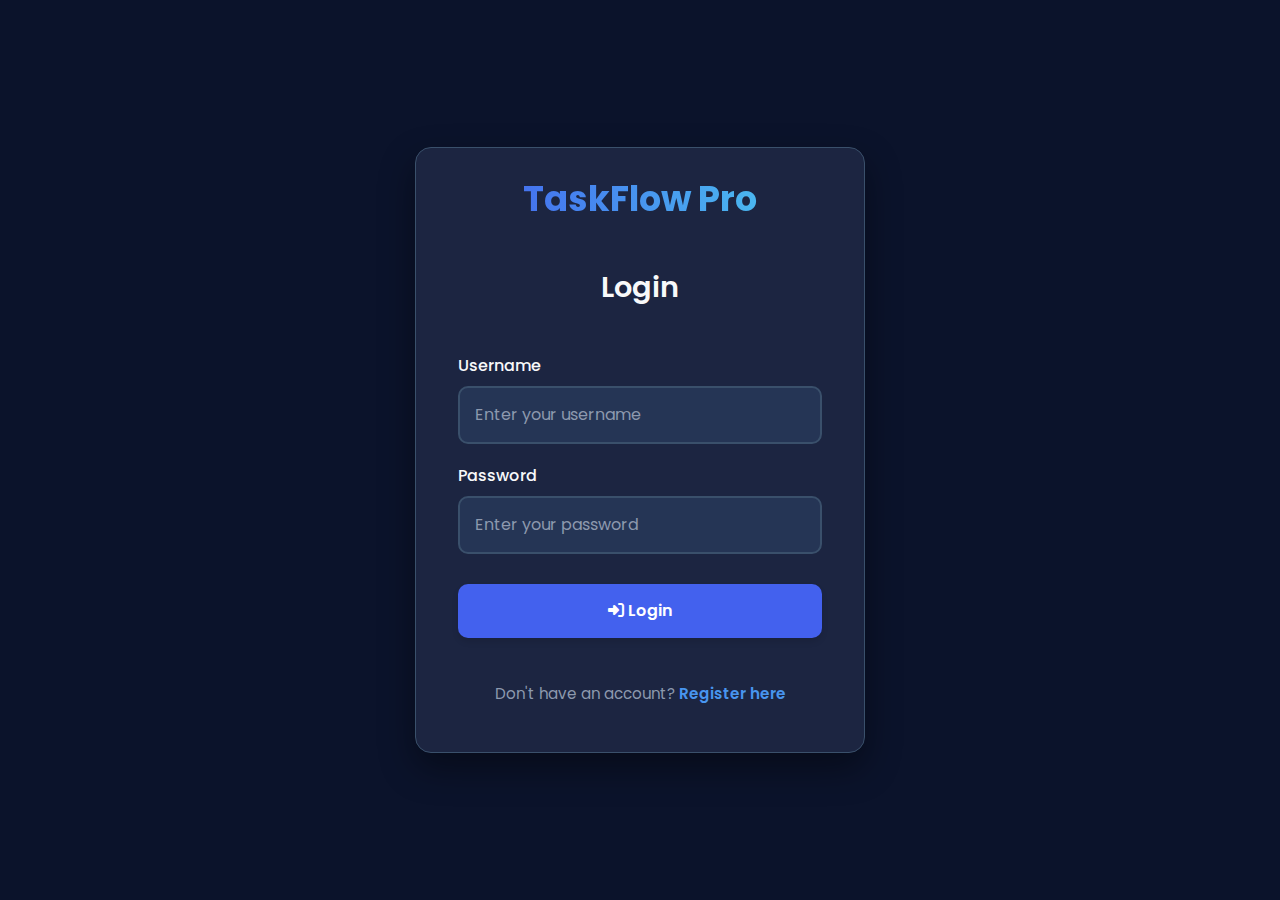
<file: index.html>
<!DOCTYPE html>
<html lang="en">
<head>
  <meta charset="UTF-8">
  <meta name="viewport" content="width=device-width, initial-scale=1.0">
  <title>TaskFlow Pro - Manage Your Tasks</title>
  <!-- Bootstrap CSS -->
  <link href="https://cdn.jsdelivr.net/npm/bootstrap@5.3.0/dist/css/bootstrap.min.css" rel="stylesheet">
  <!-- Google Fonts - Poppins -->
  <link href="https://fonts.googleapis.com/css2?family=Poppins:wght@300;400;500;600;700&display=swap" rel="stylesheet">
  <!-- Font Awesome Icons -->
  <link rel="stylesheet" href="https://cdnjs.cloudflare.com/ajax/libs/font-awesome/6.4.0/css/all.min.css">
  <!-- Custom CSS -->
  <link rel="stylesheet" href="styles.css">
</head>

<body>
  <script>
    if (!sessionStorage.getItem('loggedInUser')) {
      window.location.href = 'login.html';
    }
  </script>

  <div class="app-container">
    <header class="app-header">
      <h1 class="app-title">TaskFlow Pro</h1>
      <button id="logoutButton" class="btn btn-danger">
        <i class="fas fa-sign-out-alt"></i> Logout
      </button>
    </header>

    <div class="container">
      <div class="task-controls">
        <div class="search-container">
          <input type="text" id="searchInput" class="search-input" placeholder="Search tasks...">
        </div>
        <div class="filter-container">
          <label for="priorityFilter" class="form-label mb-0 me-2">Priority Filter:</label>
          <select id="priorityFilter" class="form-select">
            <option value="">All Priorities</option>
            <option value="1">1 - Low</option>
            <option value="2">2</option>
            <option value="3">3 - Medium</option>
            <option value="4">4</option>
            <option value="5">5 - High</option>
          </select>
        </div>
        <button id="showFormButton" class="btn btn-primary">
          <i class="fas fa-plus"></i> Add Task
        </button>
      </div>

      <h2 class="text-center my-4">Your Tasks</h2>
      <table class="table">
        <thead>
          <tr>
            <th>Task Name</th>
            <th>Description</th>
            <th>Due Date</th>
            <th>Priority</th>
            <th>Actions</th>
          </tr>
        </thead>
        <tbody id="taskTableBody">
          <!-- Tasks will be loaded here -->
        </tbody>
      </table>
    </div>
  </div>

  <!-- Task Modal -->
  <div class="modal fade" id="taskModal" tabindex="-1" aria-labelledby="taskModalLabel" aria-hidden="true">
    <div class="modal-dialog">
      <div class="modal-content">
        <div class="modal-header">
          <h5 class="modal-title" id="taskModalLabel">Add New Task</h5>
          <button type="button" class="btn-close" data-bs-dismiss="modal" aria-label="Close"></button>
        </div>
        <div class="modal-body">
          <form id="taskForm">
            <div class="row">
              <div class="col-md-6 mb-3">
                <label for="taskTitle" class="form-label">Task Name</label>
                <input type="text" id="taskTitle" class="form-control" placeholder="Enter task name" required>
              </div>
              <div class="col-md-6 mb-3">
                <label for="taskDate" class="form-label">Due Date</label>
                <input type="date" id="taskDate" class="form-control" required>
              </div>
            </div>
            <div class="mb-3">
              <label for="taskDescription" class="form-label">Description</label>
              <textarea id="taskDescription" class="form-control" rows="3" placeholder="Enter task details" required></textarea>
            </div>
            <div class="mb-3">
              <label for="taskPriority" class="form-label">Priority (1-5)</label>
              <select id="taskPriority" class="form-select">
                <option value="1">1 - Low</option>
                <option value="2">2</option>
                <option value="3">3 - Medium</option>
                <option value="4">4</option>
                <option value="5">5 - High</option>
              </select>
            </div>
            <button type="submit" class="btn btn-primary w-100">
              <i class="fas fa-save"></i> Save Task
            </button>
          </form>
        </div>
      </div>
    </div>
  </div>

  <!-- Delete Confirmation Modal -->
  <div class="modal fade" id="confirmDeleteModal" tabindex="-1" aria-labelledby="confirmDeleteModalLabel" aria-hidden="true">
    <div class="modal-dialog">
      <div class="modal-content">
        <div class="modal-header">
          <h5 class="modal-title" id="confirmDeleteModalLabel">Confirm Deletion</h5>
          <button type="button" class="btn-close" data-bs-dismiss="modal" aria-label="Close"></button>
        </div>
        <div class="modal-body">
          Are you sure you want to delete this task? This action cannot be undone.
        </div>
        <div class="modal-footer">
          <button type="button" class="btn btn-secondary" data-bs-dismiss="modal">Cancel</button>
          <button type="button" class="btn btn-danger" id="confirmDeleteButton">
            <i class="fas fa-trash-alt"></i> Delete
          </button>
        </div>
      </div>
    </div>
  </div>

  <!-- Toast Notification -->
  <div class="toast-container position-fixed top-0 end-0 p-3">
    <div id="toastMessage" class="toast" role="alert" aria-live="assertive" aria-atomic="true">
      <div class="toast-header">
        <strong class="me-auto">Notification</strong>
        <button type="button" class="btn-close" data-bs-dismiss="toast" aria-label="Close"></button>
      </div>
      <div class="toast-body" id="toastBody"></div>
    </div>
  </div>

  <!-- Bootstrap & jQuery -->
  <script src="https://cdn.jsdelivr.net/npm/bootstrap@5.3.0/dist/js/bootstrap.bundle.min.js"></script>
  <!-- Custom JS -->
  <script src="app.js"></script>
</body>
</html>
</file>
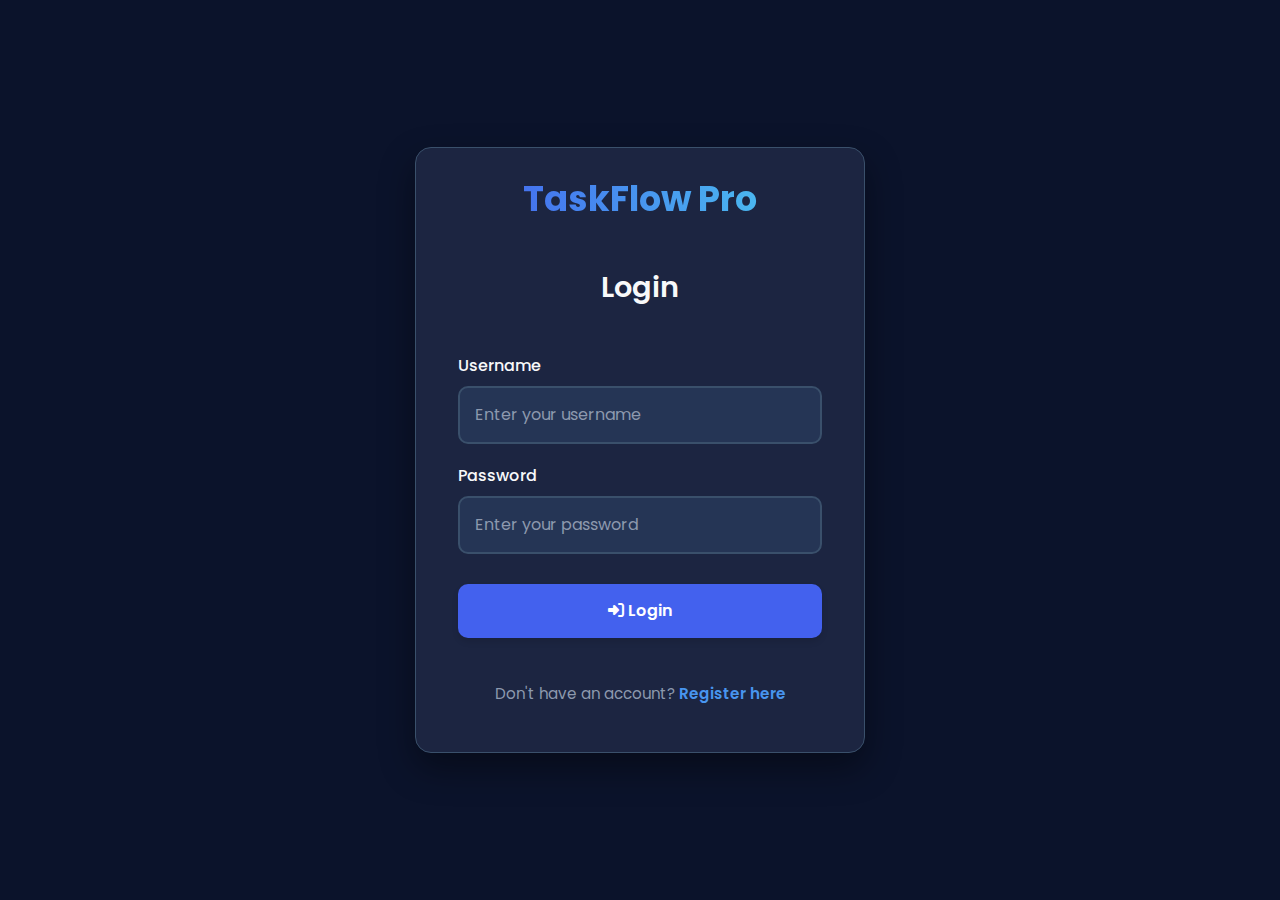
<file: login.html>
<!DOCTYPE html>
<html lang="en">
<head>
  <meta charset="UTF-8">
  <meta name="viewport" content="width=device-width, initial-scale=1.0">
  <title>TaskFlow Pro - Login</title>
  <!-- Bootstrap CSS -->
  <link href="https://cdn.jsdelivr.net/npm/bootstrap@5.3.0/dist/css/bootstrap.min.css" rel="stylesheet">
  <!-- Google Fonts - Poppins -->
  <link href="https://fonts.googleapis.com/css2?family=Poppins:wght@300;400;500;600;700&display=swap" rel="stylesheet">
  <!-- Font Awesome Icons -->
  <link rel="stylesheet" href="https://cdnjs.cloudflare.com/ajax/libs/font-awesome/6.4.0/css/all.min.css">
  <!-- Custom CSS -->
  <link rel="stylesheet" href="styles2.css">
</head>

<body>
  <div class="container">
    <form id="loginForm">
      <h1>TaskFlow Pro</h1>
      <h2>Login</h2>
      
      <div>
        <label for="loginUsername">Username</label>
        <input type="text" id="loginUsername" placeholder="Enter your username" required>
      </div>
      
      <div>
        <label for="loginPassword">Password</label>
        <input type="password" id="loginPassword" placeholder="Enter your password" required>
      </div>
      
      <button type="submit">
        <i class="fas fa-sign-in-alt"></i> Login
      </button>
      
      <p>Don't have an account? <a href="register.html">Register here</a></p>
    </form>
  </div>

  <!-- Notification Modal -->
  <div class="modal fade" id="notificationModal" tabindex="-1" aria-labelledby="notificationModalLabel" aria-hidden="true">
    <div class="modal-dialog">
      <div class="modal-content">
        <div class="modal-header">
          <h5 class="modal-title" id="notificationModalLabel">Notification</h5>
          <button type="button" class="btn-close btn-close-white" data-bs-dismiss="modal" aria-label="Close"></button>
        </div>
        <div class="modal-body">
          <p id="modalMessage"></p>
        </div>
        <div class="modal-footer">
          <button type="button" class="btn btn-success" data-bs-dismiss="modal">Close</button>
        </div>
      </div>
    </div>
  </div>

  <!-- Bootstrap Bundle with Popper -->
  <script src="https://cdn.jsdelivr.net/npm/bootstrap@5.3.0/dist/js/bootstrap.bundle.min.js"></script>
  <!-- Auth JS -->
  <script src="auth.js"></script>
</body>
</html>
</file>
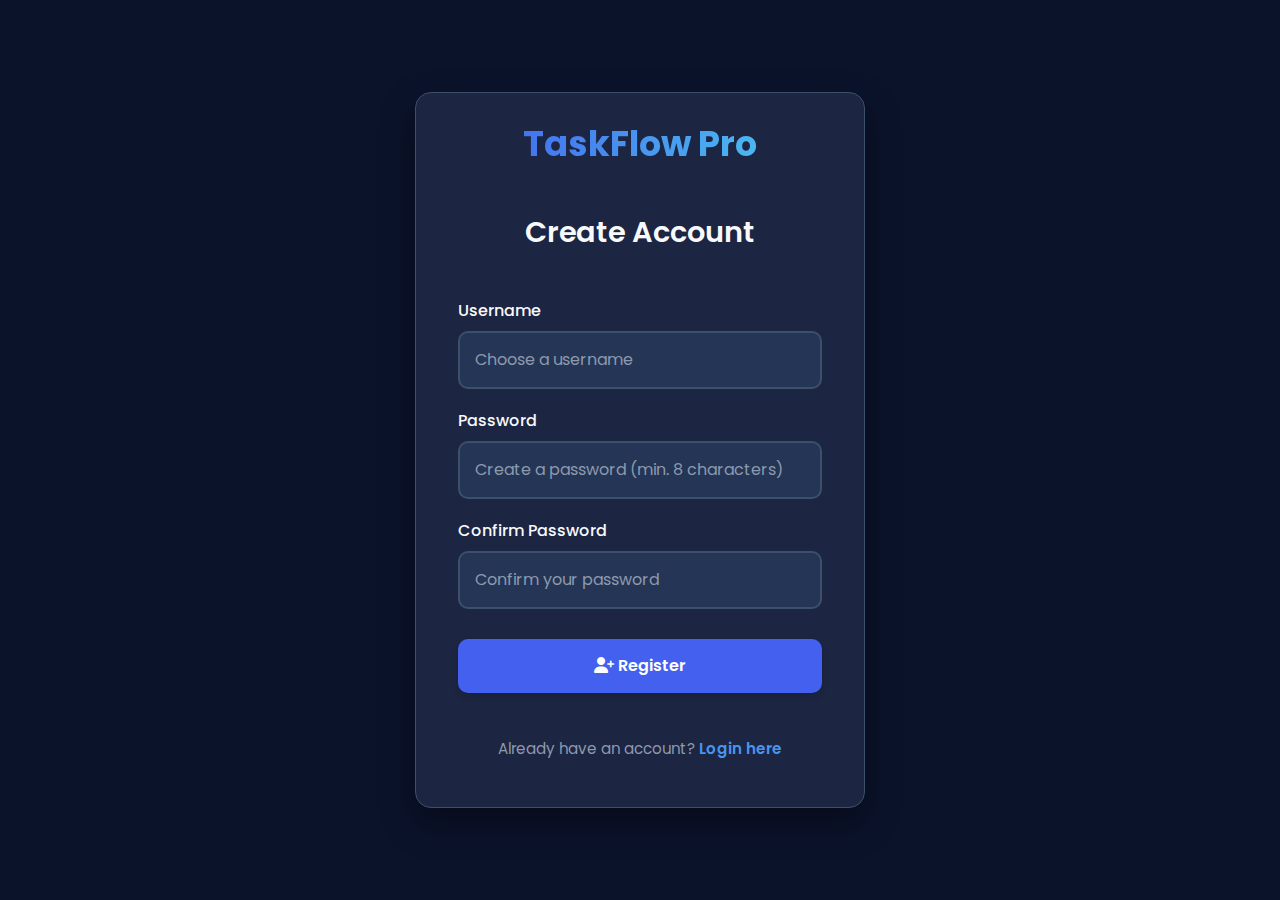
<file: register.html>
<!DOCTYPE html>
<html lang="en">
<head>
  <meta charset="UTF-8">
  <meta name="viewport" content="width=device-width, initial-scale=1.0">
  <title>TaskFlow Pro - Register</title>
  <!-- Bootstrap CSS -->
  <link href="https://cdn.jsdelivr.net/npm/bootstrap@5.3.0/dist/css/bootstrap.min.css" rel="stylesheet">
  <!-- Google Fonts - Poppins -->
  <link href="https://fonts.googleapis.com/css2?family=Poppins:wght@300;400;500;600;700&display=swap" rel="stylesheet">
  <!-- Font Awesome Icons -->
  <link rel="stylesheet" href="https://cdnjs.cloudflare.com/ajax/libs/font-awesome/6.4.0/css/all.min.css">
  <!-- Custom CSS -->
  <link rel="stylesheet" href="styles2.css">
</head>

<body>
  <div class="container">
    <form id="registerForm">
      <h1>TaskFlow Pro</h1>
      <h2>Create Account</h2>
      
      <div>
        <label for="registerUsername">Username</label>
        <input type="text" id="registerUsername" placeholder="Choose a username" required>
      </div>
      
      <div>
        <label for="registerPassword">Password</label>
        <input type="password" id="registerPassword" placeholder="Create a password (min. 8 characters)" required>
      </div>
      
      <div>
        <label for="confirmPassword">Confirm Password</label>
        <input type="password" id="confirmPassword" placeholder="Confirm your password" required>
      </div>
      
      <button type="submit">
        <i class="fas fa-user-plus"></i> Register
      </button>
      
      <p>Already have an account? <a href="login.html">Login here</a></p>
    </form>
  </div>

  <!-- Notification Modal -->
  <div class="modal fade" id="notificationModal" tabindex="-1" aria-labelledby="notificationModalLabel" aria-hidden="true">
    <div class="modal-dialog">
      <div class="modal-content">
        <div class="modal-header">
          <h5 class="modal-title" id="notificationModalLabel">Notification</h5>
          <button type="button" class="btn-close btn-close-white" data-bs-dismiss="modal" aria-label="Close"></button>
        </div>
        <div class="modal-body">
          <p id="modalMessage"></p>
        </div>
        <div class="modal-footer">
          <button type="button" class="btn btn-secondary" data-bs-dismiss="modal">Close</button>
        </div>
      </div>
    </div>
  </div>

  <!-- Bootstrap Bundle with Popper -->
  <script src="https://cdn.jsdelivr.net/npm/bootstrap@5.3.0/dist/js/bootstrap.bundle.min.js"></script>
  <!-- Auth JS -->
  <script src="auth.js"></script>
</body>
</html>
</file>
<file: styles.css>
:root {
  --primary-color: #4361ee;
  --secondary-color: #3f37c9;
  --accent-color: #4895ef;
  --success-color: #4cc9f0;
  --danger-color: #f72585;
  --text-color: #f8f9fa;
  --dark-bg: #0b132b;
  --card-bg: #1c2541;
  --input-bg: #253555;
  --border-color: #3a506b;
}

body {
  background-color: var(--dark-bg);
  color: var(--text-color);
  font-family: 'Poppins', 'Segoe UI', sans-serif;
  margin: 0;
  padding: 0;
  min-height: 100vh;
  display: flex;
  flex-direction: column;
}

.app-container {
  max-width: 1200px;
  margin: 0 auto;
  padding: 20px;
  width: 100%;
}

.app-header {
  display: flex;
  justify-content: space-between;
  align-items: center;
  margin-bottom: 30px;
  border-bottom: 1px solid var(--border-color);
  padding-bottom: 15px;
}

.app-title {
  font-size: 2.5rem;
  font-weight: 700;
  color: var(--text-color);
  margin: 0;
  background: linear-gradient(90deg, var(--primary-color), var(--success-color));
  -webkit-background-clip: text;
  background-clip: text;
  -webkit-text-fill-color: transparent;
}

.btn {
  border: none;
  border-radius: 8px;
  padding: 10px 20px;
  font-size: 1rem;
  font-weight: 600;
  cursor: pointer;
  transition: all 0.3s ease;
  display: inline-flex;
  align-items: center;
  justify-content: center;
  box-shadow: 0 4px 6px rgba(0, 0, 0, 0.1);
}

.btn-primary {
  background-color: var(--primary-color);
  color: white;
}

.btn-primary:hover {
  background-color: var(--secondary-color);
  transform: translateY(-2px);
  box-shadow: 0 6px 12px rgba(0, 0, 0, 0.15);
}

.btn-success {
  background-color: var(--success-color);
  color: white;
}

.btn-success:hover {
  background-color: #3db5db;
  transform: translateY(-2px);
}

.btn-danger {
  background-color: var(--danger-color);
  color: white;
}

.btn-danger:hover {
  background-color: #e91e63;
  transform: translateY(-2px);
}

.btn-warning {
  background-color: #fb8500;
  color: white;
}

.btn-warning:hover {
  background-color: #e67700;
  transform: translateY(-2px);
}

.btn-sm {
  padding: 5px 10px;
  font-size: 0.85rem;
}

.btn i {
  margin-right: 5px;
}

.container {
  background-color: var(--card-bg);
  padding: 30px;
  border-radius: 16px;
  box-shadow: 0 10px 30px rgba(0, 0, 0, 0.3);
  border: 1px solid var(--border-color);
}

.task-controls {
  display: flex;
  justify-content: space-between;
  margin-bottom: 25px;
  flex-wrap: wrap;
  gap: 15px;
}

.search-container, .filter-container {
  flex-grow: 1;
  max-width: 500px;
}

.search-input {
  width: 100%;
  padding: 12px 20px;
  border-radius: 10px;
  border: 2px solid var(--border-color);
  background-color: var(--input-bg);
  color: var(--text-color);
  font-size: 1rem;
  transition: all 0.3s ease;
}

.search-input:focus {
  outline: none;
  border-color: var(--accent-color);
  box-shadow: 0 0 0 3px rgba(72, 149, 239, 0.2);
}

.search-input::placeholder {
  color: #8d99ae;
}

.filter-container {
  display: flex;
  align-items: center;
}

.filter-container label {
  margin-right: 10px;
  font-weight: 500;
}

#priorityFilter {
  background-color: var(--input-bg);
  color: var(--text-color);
  border: 2px solid var(--border-color);
  border-radius: 10px;
  padding: 12px;
  font-size: 1rem;
  min-width: 150px;
}

table {
  width: 100%;
  border-collapse: collapse;
  margin-top: 20px;
  border-radius: 10px;
  overflow: hidden;
}

th {
  background-color: var(--secondary-color);
  color: var(--text-color);
  text-align: left;
  padding: 15px;
  font-weight: 600;
  text-transform: uppercase;
  font-size: 0.9rem;
  letter-spacing: 0.5px;
}

td {
  padding: 15px;
  border-bottom: 1px solid var(--border-color);
  color: var(--text-color);
}

tbody tr {
  background-color: rgba(28, 37, 65, 0.5);
  transition: all 0.3s ease;
}

tbody tr:hover {
  background-color: rgba(58, 80, 107, 0.2);
}

.modal-content {
  background-color: var(--card-bg) !important;
  color: var(--text-color) !important;
  border-radius: 16px !important;
  border: 1px solid var(--border-color) !important;
}

.modal-header {
  border-bottom: 1px solid var(--border-color) !important;
  padding: 20px 30px !important;
}

.modal-title {
  font-weight: 700;
  color: var(--text-color);
}

.modal-body {
  padding: 30px !important;
}

.modal-footer {
  border-top: 1px solid var(--border-color) !important;
  padding: 20px 30px !important;
}

.btn-close {
  background-color: var(--border-color) !important;
  opacity: 1 !important;
  filter: invert(1) grayscale(100%) brightness(200%);
}

.form-label {
  color: var(--text-color);
  font-weight: 500;
  margin-bottom: 8px;
  display: block;
}

.form-control {
  background-color: var(--input-bg) !important;
  color: var(--text-color) !important;
  border: 2px solid var(--border-color) !important;
  border-radius: 10px !important;
  padding: 12px 15px !important;
  font-size: 1rem !important;
  transition: all 0.3s ease !important;
}

.form-control:focus {
  box-shadow: 0 0 0 3px rgba(72, 149, 239, 0.2) !important;
  border-color: var(--accent-color) !important;
}

.form-select {
  background-color: var(--input-bg) !important;
  color: var(--text-color) !important;
  border: 2px solid var(--border-color) !important;
  border-radius: 10px !important;
  padding: 12px 15px !important;
  font-size: 1rem !important;
}

.toast-container {
  position: fixed;
  top: 20px;
  right: 20px;
  z-index: 1050;
}

.toast {
  background-color: var(--card-bg) !important;
  border: 1px solid var(--border-color) !important;
  border-left: 5px solid var(--success-color) !important;
  border-radius: 10px !important;
  box-shadow: 0 10px 30px rgba(0, 0, 0, 0.3) !important;
  min-width: 350px;
}

.toast-header {
  background-color: transparent !important;
  color: var(--text-color) !important;
  border-bottom: 1px solid var(--border-color) !important;
}

.toast-body {
  padding: 15px !important;
  color: var(--text-color) !important;
}

.logout-container {
  margin-top: 30px;
  display: flex;
  justify-content: flex-end;
}

.priority-badge {
  display: inline-block;
  padding: 5px 10px;
  border-radius: 20px;
  font-weight: 600;
  font-size: 0.85rem;
  text-align: center;
  min-width: 80px;
}

.priority-1 {
  background-color: #90e0ef;
  color: #0c1c2c;
}

.priority-2 {
  background-color: #00b4d8;
  color: #fff;
}

.priority-3 {
  background-color: #0077b6;
  color: #fff;
}

.priority-4 {
  background-color: #fb8500;
  color: #fff;
}

.priority-5 {
  background-color: #f72585;
  color: #fff;
}

/* Animaciones */
@keyframes fadeIn {
  from { opacity: 0; transform: translateY(-20px); }
  to { opacity: 1; transform: translateY(0); }
}

.fade-in {
  animation: fadeIn 0.5s ease forwards;
}

/* Responsive */
@media (max-width: 768px) {
  .task-controls {
    flex-direction: column;
  }
  
  .search-container, .filter-container {
    max-width: 100%;
  }
  
  table {
    display: block;
    overflow-x: auto;
  }
}
</file>
<file: styles2.css>
:root {
  --primary-color: #4361ee;
  --secondary-color: #3f37c9;
  --accent-color: #4895ef;
  --success-color: #4cc9f0;
  --danger-color: #f72585;
  --text-color: #f8f9fa;
  --dark-bg: #0b132b;
  --card-bg: #1c2541;
  --input-bg: #253555;
  --border-color: #3a506b;
}

body {
  background-color: var(--dark-bg);
  color: var(--text-color);
  font-family: 'Poppins', 'Segoe UI', sans-serif;
  display: flex;
  justify-content: center;
  align-items: center;
  min-height: 100vh;
  margin: 0;
  padding: 20px;
}

.container {
  background-color: var(--card-bg);
  border-radius: 16px;
  box-shadow: 0 15px 35px rgba(0, 0, 0, 0.4);
  width: 100%;
  max-width: 450px;
  overflow: hidden;
  border: 1px solid var(--border-color);
  transition: all 0.3s ease;
}

h1 {
  text-align: center;
  margin-bottom: 30px;
  font-weight: 700;
  font-size: 2.2rem;
  background: linear-gradient(90deg, var(--primary-color), var(--success-color));
  -webkit-background-clip: text;
  background-clip: text;
  -webkit-text-fill-color: transparent;
}

h2 {
  text-align: center;
  margin-bottom: 30px;
  font-weight: 600;
  color: var(--text-color);
  font-size: 1.8rem;
}

form {
  display: flex;
  flex-direction: column;
  gap: 20px;
  padding: 30px;
}

label {
  color: var(--text-color);
  font-weight: 500;
  margin-bottom: 8px;
  display: block;
}

input {
  background-color: var(--input-bg);
  color: var(--text-color);
  border: 2px solid var(--border-color);
  border-radius: 10px;
  padding: 15px;
  font-size: 1rem;
  width: 100%;
  box-sizing: border-box;
  transition: all 0.3s ease;
}

input:focus {
  outline: none;
  border-color: var(--accent-color);
  box-shadow: 0 0 0 3px rgba(72, 149, 239, 0.2);
}

input::placeholder {
  color: #8d99ae;
}

button {
  width: 100%;
  padding: 15px;
  border-radius: 10px;
  border: none;
  background-color: var(--primary-color);
  color: white;
  font-size: 1rem;
  font-weight: 600;
  cursor: pointer;
  transition: all 0.3s ease;
  margin-top: 10px;
  box-shadow: 0 4px 6px rgba(0, 0, 0, 0.1);
}

button:hover {
  background-color: var(--secondary-color);
  transform: translateY(-2px);
  box-shadow: 0 6px 12px rgba(0, 0, 0, 0.15);
}

.btn-success {
  background-color: var(--success-color);
}

.btn-success:hover {
  background-color: #3db5db;
}

p {
  text-align: center;
  margin-top: 25px;
  color: #8d99ae;
  font-size: 0.95rem;
}

a {
  color: var(--accent-color);
  text-decoration: none;
  font-weight: 600;
  transition: all 0.3s ease;
}

a:hover {
  color: var(--success-color);
  text-decoration: underline;
}

.modal-content {
  background-color: var(--card-bg);
  color: var(--text-color);
  border-radius: 16px;
  border: 1px solid var(--border-color);
}

.modal-header {
  border-bottom: 1px solid var(--border-color);
  padding: 20px 30px;
}

.modal-title {
  font-weight: 700;
  color: var(--text-color);
}

.modal-body {
  padding: 30px;
}

.modal-footer {
  border-top: 1px solid var(--border-color);
  padding: 20px 30px;
}

.btn-close-white {
  filter: invert(1) grayscale(100%) brightness(200%);
}

/* Animación de entrada */
@keyframes fadeIn {
  from { opacity: 0; transform: translateY(-20px); }
  to { opacity: 1; transform: translateY(0); }
}

.container {
  animation: fadeIn 0.5s ease forwards;
}

/* Responsive */
@media (max-width: 480px) {
  .container {
    max-width: 100%;
  }
  
  form {
    padding: 20px;
  }
}
</file>
